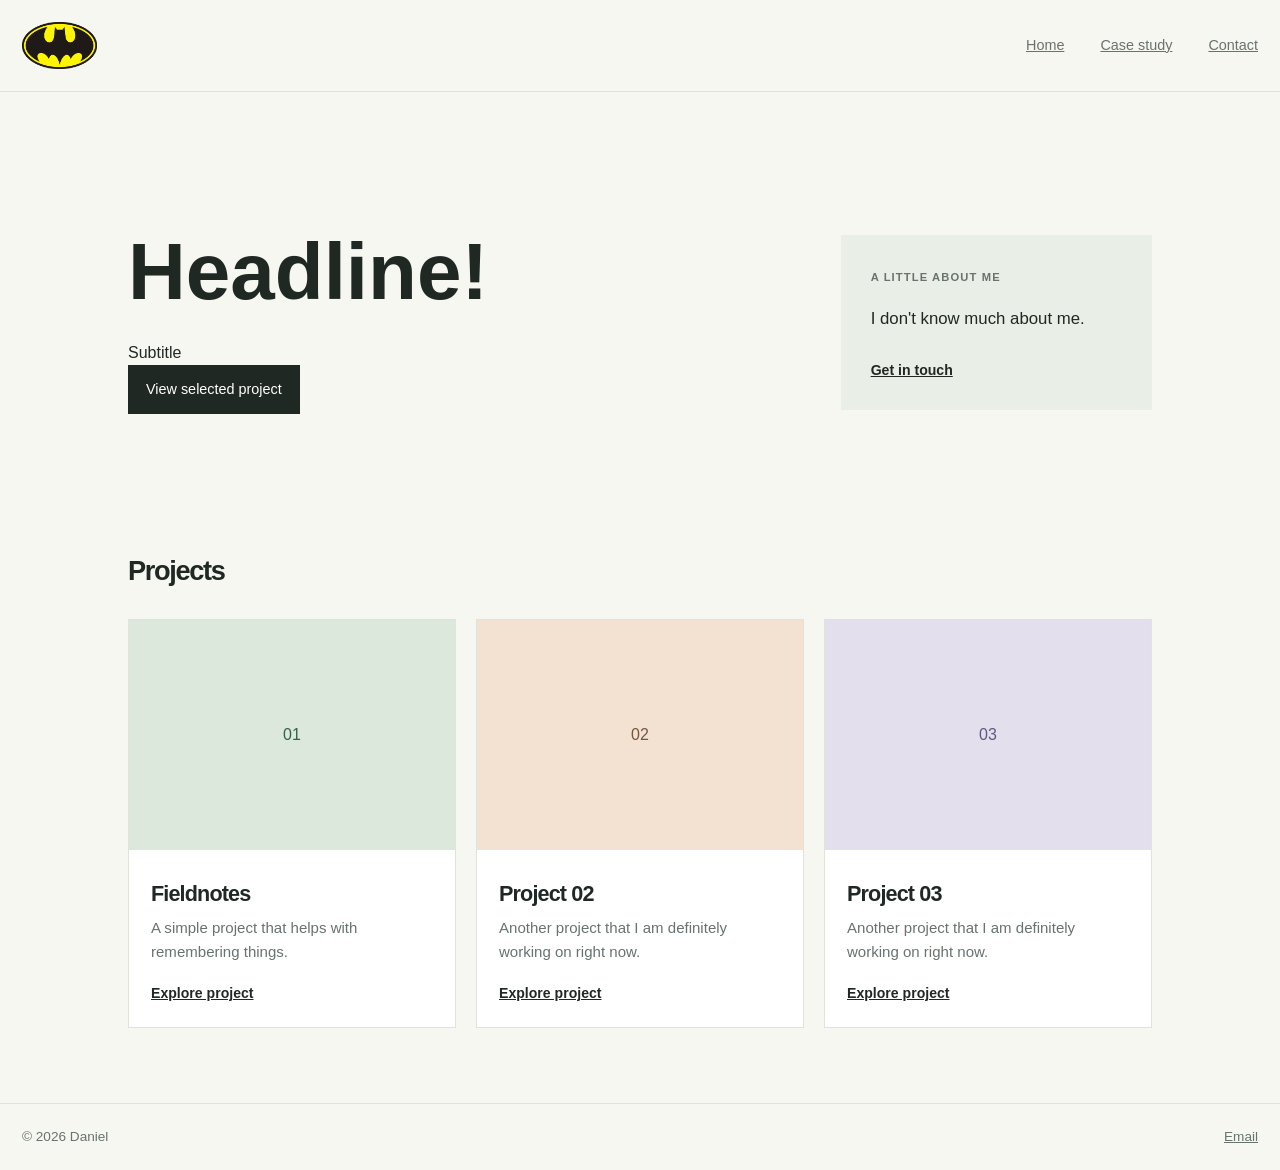
<file: index.html>
<!doctype html>
<html lang="en">
  <head>
    <meta charset="UTF-8" />
    <meta name="viewport" content="width=device-width, initial-scale=1.0" />
    <title>Daniel — Creative Portfolio</title>
    <link rel="stylesheet" href="css/style.css" />
  </head>
  <body>
    <header class="site-header">
      <img src="assets/batman.png" width="75px" />
      <nav>
        <a href="index.html">Home</a>
        <a href="detail.html">Case study</a>
        <a href="#contactInfo">Contact</a>
      </nav>
    </header>

    <main class="wrap">
      <section class="hero-grid">
        <div>
          <h1>Headline!</h1>
          <p>Subtitle</p>
          <a class="button" href="detail.html">View selected project</a>
        </div>
        <aside class="intro-card">
          <span class="small-label">A little about me</span>
          <p>I don't know much about me.</p>
          <a href="#contactInfo">Get in touch</a>
        </aside>
      </section>

      <section class="work-section">
        <div class="section-heading">
          <h2>Projects</h2>
        </div>
        <div class="cards-gallery">
          <article class="card">
            <div class="project-art art-one">01</div>
            <div class="card-txt">
              <h3>Fieldnotes</h3>
              <p>A simple project that helps with remembering things.</p>
              <a class="text-link" href="detail.html">Explore project</a>
            </div>
          </article>
          <article class="card">
            <div class="project-art art-two">02</div>
            <div class="card-txt">
              <h3>Project 02</h3>
              <p>Another project that I am definitely working on right now.</p>
              <a class="text-link" href="detail.html">Explore project</a>
            </div>
          </article>
          <article class="card">
            <div class="project-art art-three">03</div>
            <div class="card-txt">
              <h3>Project 03</h3>
              <p>Another project that I am definitely working on right now.</p>
              <a class="text-link" href="detail.html">Explore project</a>
            </div>
          </article>
        </div>
      </section>
    </main>

    <footer class="site-footer">
      <div>© 2026 Daniel</div>
      <a href="#contactInfo">Email</a>
    </footer>
  </body>
</html>
</file>
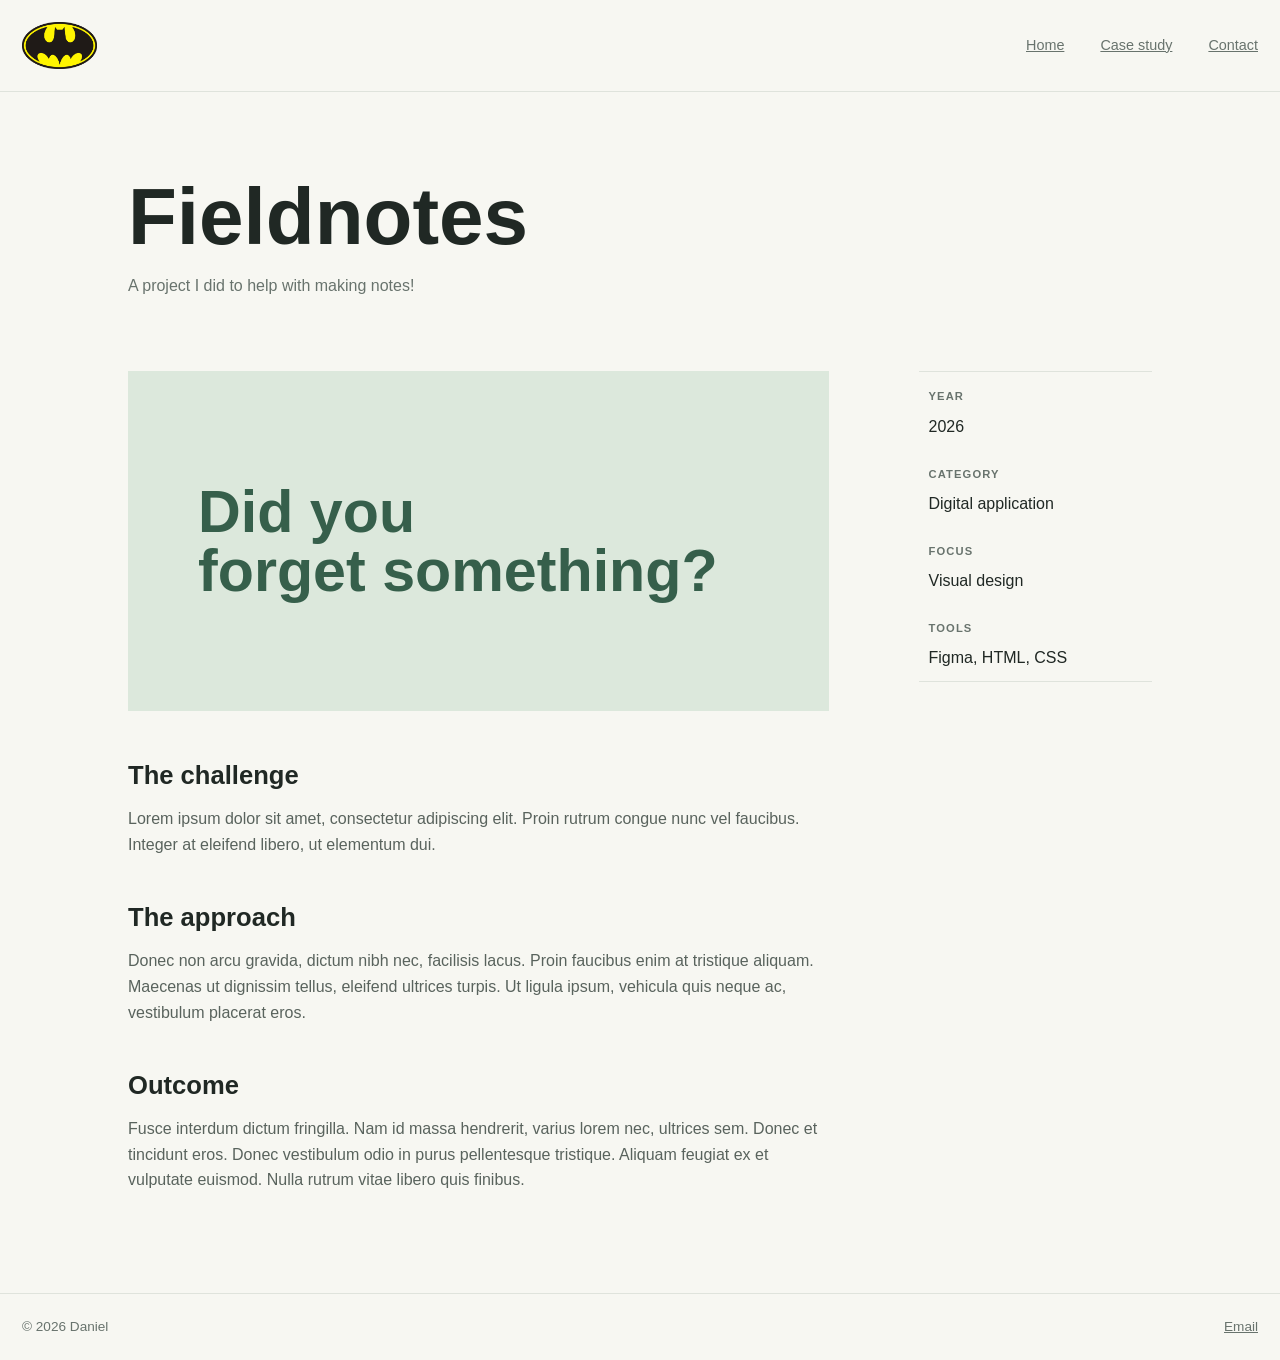
<file: detail.html>
<!doctype html>
<html lang="en">
  <head>
    <meta charset="UTF-8" />
    <meta name="viewport" content="width=device-width, initial-scale=1.0" />
    <title>Daniel — Fieldnotes</title>
    <link rel="stylesheet" href="css/style.css" />
  </head>
  <body>
    <header class="site-header">
      <img src="assets/batman.png" width="75px" />
      <nav>
        <a href="index.html">Home</a>
        <a href="detail.html">Case study</a>
        <a href="#contactInfo">Contact</a>
      </nav>
    </header>

    <main class="wrap detail-layout">
      <section class="detail-hero">
        <h1>Fieldnotes</h1>
        <p class="lead">A project I did to help with making notes!</p>
      </section>
      <div class="content-grid">
        <article class="article-body">
          <div class="feature-art" role="img">
            <span>Did you<br />forget something?</span>
          </div>
          <h2>The challenge</h2>
          <p>
            Lorem ipsum dolor sit amet, consectetur adipiscing elit. Proin rutrum congue nunc vel faucibus. Integer at eleifend
            libero, ut elementum dui.
          </p>
          <h2>The approach</h2>
          <p>
            Donec non arcu gravida, dictum nibh nec, facilisis lacus. Proin faucibus enim at tristique aliquam. Maecenas ut
            dignissim tellus, eleifend ultrices turpis. Ut ligula ipsum, vehicula quis neque ac, vestibulum placerat eros.
          </p>
          <h2>Outcome</h2>
          <p>
            Fusce interdum dictum fringilla. Nam id massa hendrerit, varius lorem nec, ultrices sem. Donec et tincidunt eros.
            Donec vestibulum odio in purus pellentesque tristique. Aliquam feugiat ex et vulputate euismod. Nulla rutrum vitae
            libero quis finibus.
          </p>
        </article>
        <aside class="project-meta">
          <div>
            <span class="small-label">Year</span>
            <p>2026</p>
          </div>
          <div>
            <span class="small-label">Category</span>
            <p>Digital application</p>
          </div>
          <div>
            <span class="small-label">Focus</span>
            <p>Visual design</p>
          </div>
          <div>
            <span class="small-label">Tools</span>
            <p>Figma, HTML, CSS</p>
          </div>
        </aside>
      </div>
    </main>

    <footer class="site-footer">
      <div>© 2026 Daniel</div>
      <a href="#contactInfo">Email</a>
    </footer>
  </body>
</html>
</file>
<file: css/style.css>
* {
  margin: 0;
  padding: 0;
  box-sizing: border-box;
  font-family: Arial, Helvetica, sans-serif;
  --ink: #202824;
  --muted: #68736d;
  --line: #dfe3dc;
}
body {
  background: #f7f7f2;
  color: var(--ink);
  line-height: 1.6;
}
a {
  color: inherit;
}
.site-header,
.site-footer {
  display: flex;
  justify-content: space-between;
  border-bottom: 1px solid var(--line);
  align-items: center;
  gap: 16px;
  padding: 22px 22px;
}
nav {
  display: flex;
  gap: 36px;
  font-size: 0.9rem;
}
nav a {
  color: var(--muted);
}
nav a:hover {
  color: var(--ink);
}
.wrap {
  width: 80%;
  margin: auto;
}
.hero-grid {
  display: grid;
  grid-template-columns: 1fr;
  align-items: center;
  gap: 32px;
  padding: 75px 0;
}
.small-label {
  text-transform: uppercase;
  letter-spacing: 0.1em;
  font-size: 0.7rem;
  font-weight: 700;
  color: var(--muted);
}
h1 {
  line-height: 1;
  margin-bottom: 28px;
  font-size: 5rem;
}
.lead {
  font-size: 1rem;
  line-height: 1.55;
  color: var(--muted);
  margin-bottom: 30px;
}
.button {
  display: inline-flex;
  gap: 22px;
  align-items: center;
  background: var(--ink);
  color: white;
  padding: 13px 18px;
  font-size: 0.9rem;
}
.button:hover {
  background: #365f4b;
}
a.button {
  text-decoration: none;
}
.intro-card {
  background: #e9eee6;
  padding: 28px 30px;
}
.intro-card p {
  margin: 17px 0 24px;
  font-size: 1.05rem;
}
.intro-card > a,
.text-link {
  font-size: 0.88rem;
  font-weight: 700;
}
.work-section {
  padding: 25px 0 75px;
}
.section-heading {
  display: flex;
  align-items: flex-start;
  justify-content: space-between;
  margin-bottom: 26px;
  font-size: 2.5rem;
}
.section-heading h2 {
  font-size: 1.7rem;
  letter-spacing: -0.05em;
  margin: 5px 0 0;
}
.cards-gallery {
  display: grid;
  grid-template-columns: 1fr;
  gap: 20px;
}
.card {
  display: flex;
  flex-direction: column;
  border: 1px solid var(--line);
  background: #fff;
}
.project-art {
  height: 230px;
  position: relative;
  overflow: hidden;
  display: grid;
  place-items: center;
}
.art-one {
  background: #dce8dc;
  color: #365f4b;
}
.art-two {
  background: #f3e2d2;
  color: #755640;
}
.art-three {
  background: #e3dfed;
  color: #62577c;
}
.card-txt {
  padding: 22px;
  display: flex;
  flex-direction: column;
  flex: 1;
}
.card-txt h3 {
  font-size: 1.35rem;
  letter-spacing: -0.04em;
  margin: 5px 0;
}
.card-txt p {
  color: var(--muted);
  font-size: 0.94rem;
}
.card-txt .text-link {
  margin-top: auto;
  padding-top: 18px;
}
.site-footer {
  align-items: center;
  border-top: 1px solid var(--line);
  border-bottom: 0;
  color: var(--muted);
  font-size: 0.85rem;
}
.detail-layout {
  padding-top: 75px;
  padding-bottom: 100px;
}
.detail-hero {
  padding-bottom: 43px;
}
.detail-hero h1 {
  font-size: 5rem;
  margin: 10px 0 17px;
}
.content-grid {
  display: grid;
  align-items: start;
  grid-template-columns: 1fr;
  gap: 42px;
}
.feature-art {
  display: flex;
  background: #dce8dc;
  position: relative;
  overflow: hidden;
  align-items: center;
  padding: 10%;
  color: #365f4b;
  height: 340px;
  margin-bottom: 44px;
}
.feature-art span {
  font-size: 3rem;
  line-height: 1;
  font-weight: 700;
}
.article-body h2 {
  font-size: 1.6rem;
  margin: 40px 0 10px;
}
.article-body p {
  color: #59635d;
}
.project-meta {
  border-top: 1px solid var(--line);
  border-bottom: 1px solid var(--line);
}
.project-meta > div {
  padding: 10px;
}
.project-meta p {
  margin: 6px 0 0;
  font-size: 1rem;
}

@media (min-width: 768px) {
  .hero-grid {
    grid-template-columns: 2fr 1fr;
    gap: 90px;
    padding: 140px 0 105px;
  }
  .cards-gallery {
    grid-template-columns: repeat(auto-fit, minmax(280px, 1fr));
  }
  .feature-art span {
    font-size: 3.7rem;
  }
  .content-grid {
    grid-template-columns: 3fr 1fr;
    gap: 90px;
  }
}
</file>
